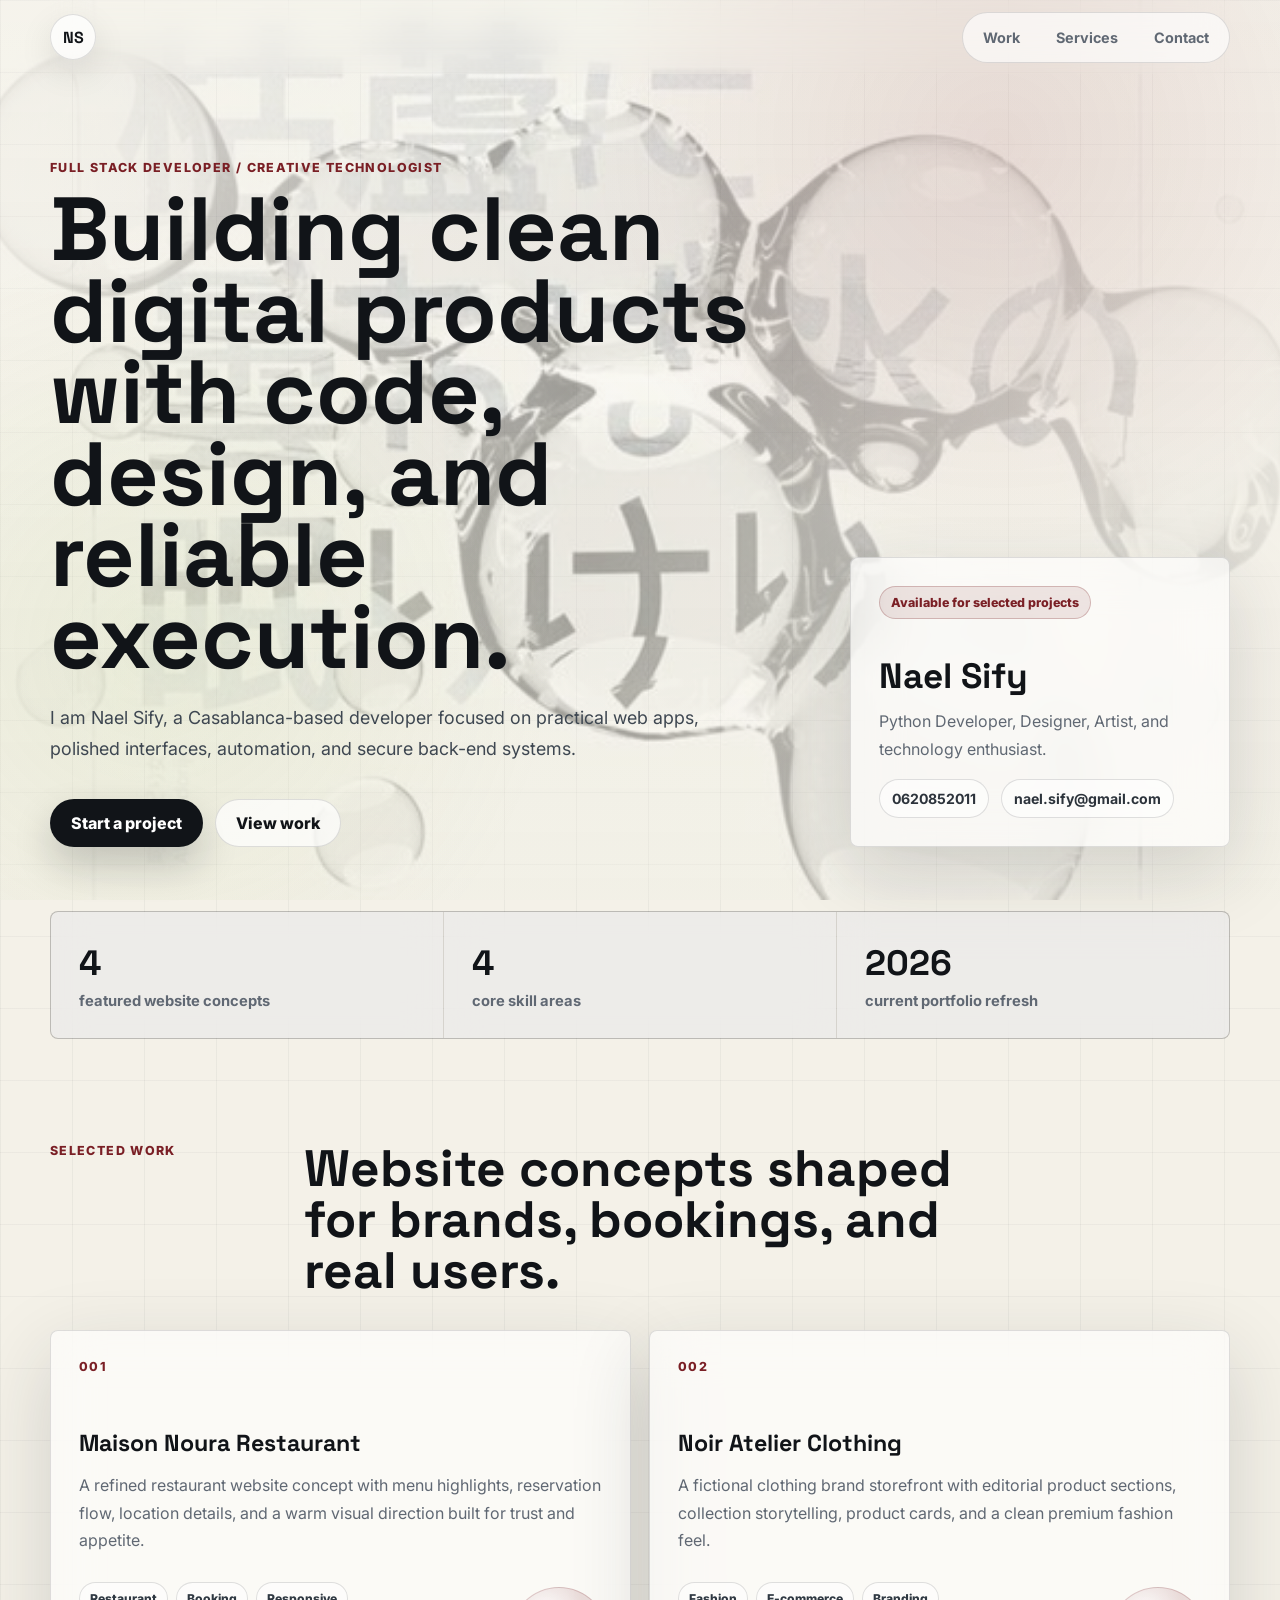
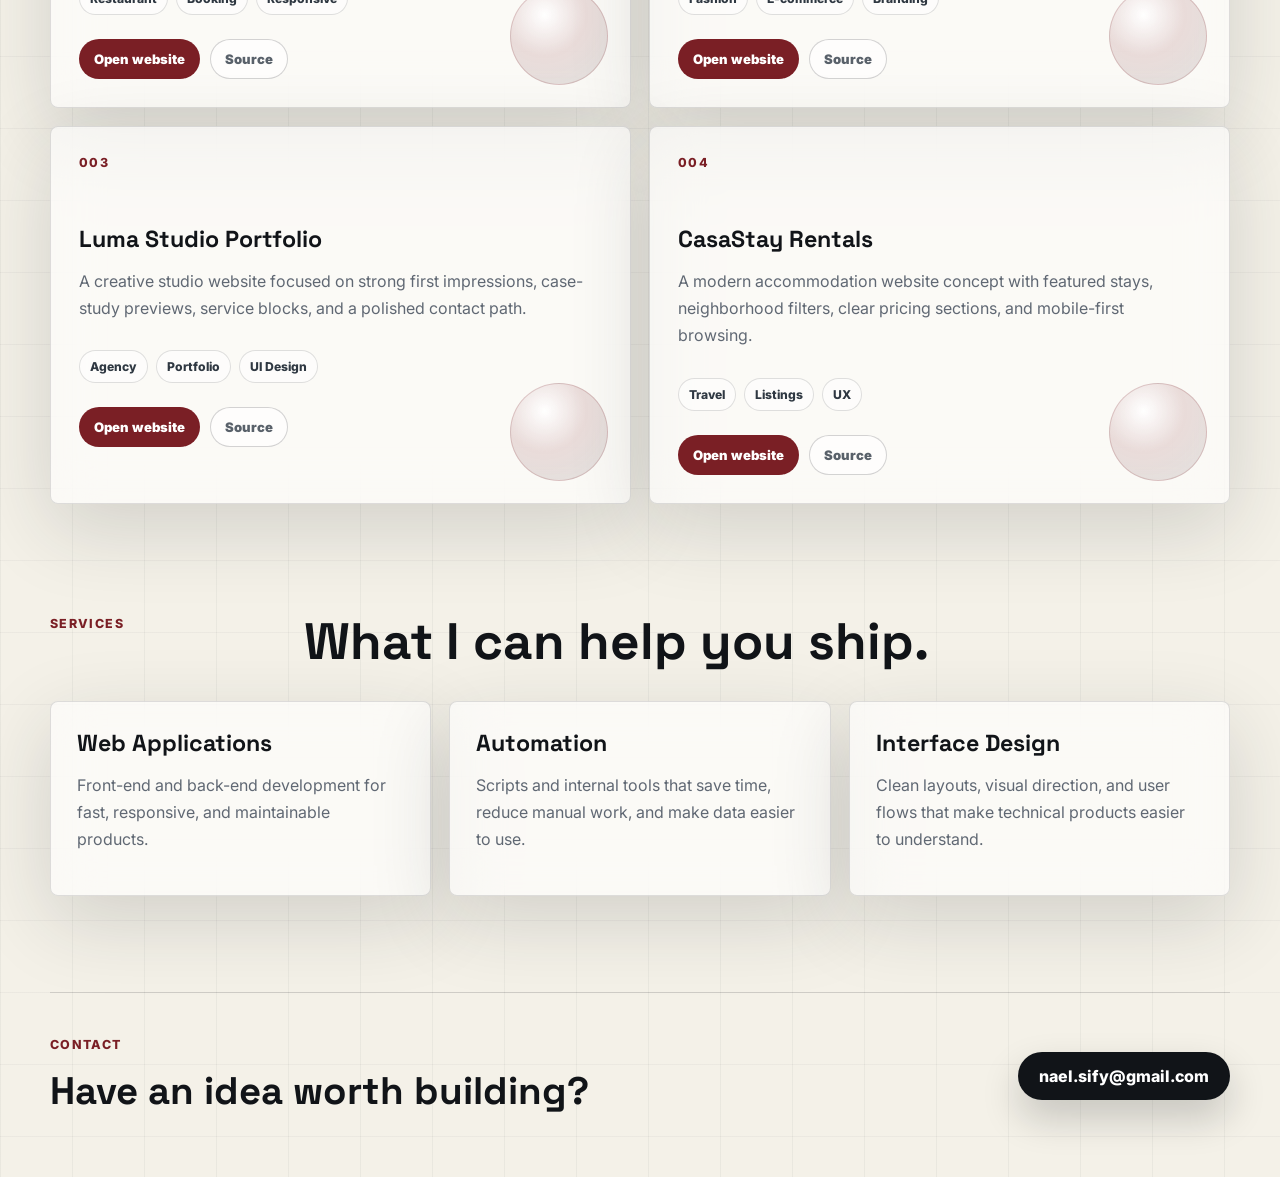
<file: index.html>
<!DOCTYPE html>
<html lang="en">
<head>
    <meta charset="UTF-8">
    <meta name="viewport" content="width=device-width, initial-scale=1.0">
    <title>Nael Sify | Full Stack Developer</title>
    <link rel="stylesheet" href="static/style.css">
    <link rel="preconnect" href="https://fonts.googleapis.com">
    <link rel="preconnect" href="https://fonts.gstatic.com" crossorigin>
    <link href="https://fonts.googleapis.com/css2?family=Inter:wght@400;500;600;700;800&family=Space+Grotesk:wght@500;600;700&display=swap" rel="stylesheet">
</head>
<body>
    <div class="page-shell">
        <header class="site-header">
            <a class="brand" href="#top" aria-label="Nael Sify home">NS</a>
            <nav class="site-nav" aria-label="Primary navigation">
                <a href="#work">Work</a>
                <a href="#services">Services</a>
                <a href="#contact">Contact</a>
            </nav>
        </header>

        <main id="top">
            <section class="hero-section">
                <div class="hero-copy">
                    <p class="eyebrow">Full Stack Developer / Creative Technologist</p>
                    <h1>Building clean digital products with code, design, and reliable execution.</h1>
                    <p class="hero-text">
                        I am Nael Sify, a Casablanca-based developer focused on practical web apps,
                        polished interfaces, automation, and secure back-end systems.
                    </p>
                    <div class="hero-actions">
                        <a class="button primary" href="mailto:nael.sify@gmail.com">Start a project</a>
                        <a class="button secondary" href="#work">View work</a>
                    </div>
                </div>

                <aside class="profile-panel" aria-label="Profile summary">
                    <p class="panel-label">Available for selected projects</p>
                    <h2>Nael Sify</h2>
                    <p>Python Developer, Designer, Artist, and technology enthusiast.</p>
                    <div class="profile-links">
                        <a href="tel:+212620852011">0620852011</a>
                        <a href="mailto:nael.sify@gmail.com">nael.sify@gmail.com</a>
                    </div>
                </aside>
            </section>

            <section class="metrics-strip" aria-label="Highlights">
                
                <div>
                    <strong>4</strong>
                    <span>featured website concepts</span>
                </div>
                
                <div>
                    <strong>4</strong>
                    <span>core skill areas</span>
                </div>
                
                <div>
                    <strong>2026</strong>
                    <span>current portfolio refresh</span>
                </div>
                
            </section>

            <section class="section-block" id="work">
                <div class="section-heading">
                    <p class="eyebrow">Selected Work</p>
                    <h2>Website concepts shaped for brands, bookings, and real users.</h2>
                </div>

                <div class="project-grid">
                    
                    <article class="project-card">
                        <span class="project-index">001</span>
                        <h3>Maison Noura Restaurant</h3>
                        <p class="project-desc">A refined restaurant website concept with menu highlights, reservation flow, location details, and a warm visual direction built for trust and appetite.</p>
                        <div class="tag-row">
                            
                            <span>Restaurant</span>
                            
                            <span>Booking</span>
                            
                            <span>Responsive</span>
                            
                        </div>
                        <div class="project-actions">
                            <a href="https://godofcode1.github.io/maison-noura-restaurant/" target="_blank" rel="noopener noreferrer">Open website</a>
                            <a href="https://github.com/godofcode1/maison-noura-restaurant" target="_blank" rel="noopener noreferrer">Source</a>
                        </div>
                    </article>
                    
                    <article class="project-card">
                        <span class="project-index">002</span>
                        <h3>Noir Atelier Clothing</h3>
                        <p class="project-desc">A fictional clothing brand storefront with editorial product sections, collection storytelling, product cards, and a clean premium fashion feel.</p>
                        <div class="tag-row">
                            
                            <span>Fashion</span>
                            
                            <span>E-commerce</span>
                            
                            <span>Branding</span>
                            
                        </div>
                        <div class="project-actions">
                            <a href="https://godofcode1.github.io/noir-atelier-clothing/" target="_blank" rel="noopener noreferrer">Open website</a>
                            <a href="https://github.com/godofcode1/noir-atelier-clothing" target="_blank" rel="noopener noreferrer">Source</a>
                        </div>
                    </article>
                    
                    <article class="project-card">
                        <span class="project-index">003</span>
                        <h3>Luma Studio Portfolio</h3>
                        <p class="project-desc">A creative studio website focused on strong first impressions, case-study previews, service blocks, and a polished contact path.</p>
                        <div class="tag-row">
                            
                            <span>Agency</span>
                            
                            <span>Portfolio</span>
                            
                            <span>UI Design</span>
                            
                        </div>
                        <div class="project-actions">
                            <a href="https://godofcode1.github.io/luma-studio-portfolio/" target="_blank" rel="noopener noreferrer">Open website</a>
                            <a href="https://github.com/godofcode1/luma-studio-portfolio" target="_blank" rel="noopener noreferrer">Source</a>
                        </div>
                    </article>
                    
                    <article class="project-card">
                        <span class="project-index">004</span>
                        <h3>CasaStay Rentals</h3>
                        <p class="project-desc">A modern accommodation website concept with featured stays, neighborhood filters, clear pricing sections, and mobile-first browsing.</p>
                        <div class="tag-row">
                            
                            <span>Travel</span>
                            
                            <span>Listings</span>
                            
                            <span>UX</span>
                            
                        </div>
                        <div class="project-actions">
                            <a href="https://godofcode1.github.io/casastay-rentals/" target="_blank" rel="noopener noreferrer">Open website</a>
                            <a href="https://github.com/godofcode1/casastay-rentals" target="_blank" rel="noopener noreferrer">Source</a>
                        </div>
                    </article>
                    
                </div>
            </section>

            <section class="section-block services-block" id="services">
                <div class="section-heading">
                    <p class="eyebrow">Services</p>
                    <h2>What I can help you ship.</h2>
                </div>

                <div class="service-grid">
                    
                    <article class="service-item">
                        <h3>Web Applications</h3>
                        <p>Front-end and back-end development for fast, responsive, and maintainable products.</p>
                    </article>
                    
                    <article class="service-item">
                        <h3>Automation</h3>
                        <p>Scripts and internal tools that save time, reduce manual work, and make data easier to use.</p>
                    </article>
                    
                    <article class="service-item">
                        <h3>Interface Design</h3>
                        <p>Clean layouts, visual direction, and user flows that make technical products easier to understand.</p>
                    </article>
                    
                </div>
            </section>
        </main>

        <footer class="footer" id="contact">
            <div>
                <p class="eyebrow">Contact</p>
                <h2>Have an idea worth building?</h2>
            </div>
            <a class="button primary" href="mailto:nael.sify@gmail.com">nael.sify@gmail.com</a>
        </footer>
    </div>

</body>
</html>
</file>
<file: static/style.css>
:root {
    --ink: #111418;
    --muted: #606873;
    --paper: #f4f1e8;
    --paper-soft: #fbfaf4;
    --line: rgba(17, 20, 24, 0.13);
    --panel: rgba(255, 255, 255, 0.62);
    --accent: #7a1f25;
    --accent-soft: rgba(122, 31, 37, 0.1);
    --cool-gray: #59616a;
    --green: #a6c36f;
    --shadow: 0 24px 80px rgba(28, 35, 42, 0.16);
}

* {
    box-sizing: border-box;
}

html {
    scroll-behavior: smooth;
}

body {
    margin: 0;
    font-family: "Inter", Arial, sans-serif;
    color: var(--ink);
    background:
        linear-gradient(90deg, rgba(17, 20, 24, 0.045) 1px, transparent 1px),
        linear-gradient(180deg, rgba(17, 20, 24, 0.035) 1px, transparent 1px),
        linear-gradient(90deg, rgba(244, 241, 232, 0.9), rgba(244, 241, 232, 0.52) 46%, rgba(244, 241, 232, 0.9)),
        url("images/blackorbs.jpg") center top / cover fixed,
        var(--paper);
    background-size: 72px 72px, 72px 72px, auto, cover, auto;
    overflow-x: hidden;
}

a {
    color: inherit;
    text-decoration: none;
}

.page-shell {
    position: relative;
    min-height: 100vh;
    overflow: hidden;
}

.page-shell::before {
    content: "";
    position: fixed;
    inset: 0;
    z-index: -3;
    background:
        radial-gradient(circle at 78% 16%, rgba(122, 31, 37, 0.12), transparent 34%),
        radial-gradient(circle at 12% 72%, rgba(166, 195, 111, 0.14), transparent 31%),
        linear-gradient(180deg, rgba(255, 255, 255, 0.2), rgba(244, 241, 232, 0.28));
    pointer-events: none;
}

.site-header {
    position: sticky;
    top: 0;
    z-index: 20;
    display: flex;
    align-items: center;
    justify-content: space-between;
    width: min(1180px, calc(100% - 40px));
    min-height: 74px;
    margin: 0 auto;
    backdrop-filter: blur(18px);
}

.brand {
    display: grid;
    place-items: center;
    width: 46px;
    height: 46px;
    border: 1px solid var(--line);
    border-radius: 50%;
    background: rgba(255, 255, 255, 0.72);
    font-family: "Space Grotesk", sans-serif;
    font-weight: 700;
    box-shadow: 0 12px 34px rgba(17, 20, 24, 0.1);
}

.site-nav {
    display: flex;
    align-items: center;
    gap: 8px;
    padding: 6px;
    border: 1px solid var(--line);
    border-radius: 999px;
    background: rgba(255, 255, 255, 0.64);
}

.site-nav a {
    padding: 10px 14px;
    border-radius: 999px;
    color: var(--muted);
    font-size: 0.9rem;
    font-weight: 700;
}

.site-nav a:hover {
    color: var(--ink);
    background: var(--paper-soft);
}

main,
.footer {
    width: min(1180px, calc(100% - 40px));
    margin: 0 auto;
}

.hero-section {
    display: grid;
    grid-template-columns: minmax(0, 1.1fr) 380px;
    gap: 54px;
    align-items: end;
    min-height: calc(100vh - 74px);
    padding: 86px 0 64px;
}

.hero-copy {
    max-width: 760px;
}

.eyebrow {
    margin: 0 0 14px;
    color: var(--accent);
    font-size: 0.78rem;
    font-weight: 800;
    letter-spacing: 0.11em;
    text-transform: uppercase;
}

h1,
h2,
h3,
p {
    margin-top: 0;
}

h1,
h2,
h3 {
    font-family: "Space Grotesk", "Inter", sans-serif;
    letter-spacing: 0;
}

h1 {
    max-width: 860px;
    margin-bottom: 24px;
    font-size: clamp(3.2rem, 7vw, 7.2rem);
    line-height: 0.91;
    font-weight: 700;
}

.hero-text {
    max-width: 650px;
    margin-bottom: 34px;
    color: #3e4751;
    font-size: 1.12rem;
    line-height: 1.75;
}

.hero-actions,
.profile-links {
    display: flex;
    flex-wrap: wrap;
    gap: 12px;
}

.button {
    display: inline-flex;
    align-items: center;
    justify-content: center;
    min-height: 48px;
    padding: 0 20px;
    border: 1px solid var(--line);
    border-radius: 999px;
    font-weight: 800;
    transition: transform 180ms ease, box-shadow 180ms ease, background 180ms ease;
}

.button:hover {
    transform: translateY(-2px);
}

.button.primary {
    color: #ffffff;
    border-color: rgba(17, 20, 24, 0.92);
    background: #111418;
    box-shadow: 0 18px 38px rgba(17, 20, 24, 0.2);
}

.button.secondary {
    background: rgba(255, 255, 255, 0.7);
}

.profile-panel,
.project-card,
.service-item {
    border: 1px solid var(--line);
    border-radius: 8px;
    background: var(--panel);
    box-shadow: var(--shadow);
    backdrop-filter: blur(24px);
}

.profile-panel {
    padding: 28px;
}

.panel-label {
    width: max-content;
    max-width: 100%;
    margin-bottom: 34px;
    padding: 8px 11px;
    border: 1px solid rgba(122, 31, 37, 0.24);
    border-radius: 999px;
    color: var(--accent);
    background: var(--accent-soft);
    font-size: 0.78rem;
    font-weight: 800;
}

.profile-panel h2 {
    margin-bottom: 10px;
    font-size: 2.2rem;
}

.profile-panel p:not(.panel-label) {
    color: var(--muted);
    line-height: 1.7;
}

.profile-links a {
    padding: 10px 12px;
    border: 1px solid var(--line);
    border-radius: 999px;
    background: rgba(255, 255, 255, 0.52);
    color: #2c333b;
    font-size: 0.88rem;
    font-weight: 700;
}

.metrics-strip {
    display: grid;
    grid-template-columns: repeat(3, 1fr);
    gap: 1px;
    margin: 0 0 104px;
    overflow: hidden;
    border: 1px solid var(--line);
    border-radius: 8px;
    background: var(--line);
}

.metrics-strip div {
    padding: 28px;
    background: rgba(255, 255, 255, 0.56);
    backdrop-filter: blur(18px);
}

.metrics-strip strong {
    display: block;
    margin-bottom: 5px;
    font-family: "Space Grotesk", sans-serif;
    font-size: 2.2rem;
}

.metrics-strip span {
    color: var(--muted);
    font-size: 0.92rem;
    font-weight: 700;
}

.section-block {
    padding: 0 0 112px;
}

.section-heading {
    display: grid;
    grid-template-columns: 220px minmax(0, 720px);
    gap: 34px;
    align-items: start;
    margin-bottom: 34px;
}

.section-heading h2 {
    margin-bottom: 0;
    font-size: clamp(2rem, 4vw, 4rem);
    line-height: 1;
}

.project-grid {
    display: grid;
    grid-template-columns: repeat(6, 1fr);
    gap: 18px;
}

.project-card {
    position: relative;
    min-height: 310px;
    padding: 28px;
    overflow: hidden;
}

.project-card:nth-child(1),
.project-card:nth-child(4) {
    grid-column: span 3;
}

.project-card:nth-child(2),
.project-card:nth-child(3) {
    grid-column: span 3;
}

.project-card::before {
    content: "";
    position: absolute;
    inset: auto 22px 22px auto;
    width: 96px;
    height: 96px;
    border: 1px solid rgba(122, 31, 37, 0.18);
    border-radius: 50%;
    background: radial-gradient(circle at 35% 28%, rgba(255, 255, 255, 0.92), rgba(122, 31, 37, 0.14) 44%, rgba(17, 20, 24, 0.1) 100%);
}

.project-index {
    display: block;
    margin-bottom: 54px;
    color: var(--accent);
    font-size: 0.78rem;
    font-weight: 800;
    letter-spacing: 0.12em;
}

.project-card h3,
.service-item h3 {
    margin-bottom: 14px;
    font-size: 1.45rem;
}

.project-desc,
.service-item p {
    color: var(--muted);
    line-height: 1.7;
}

.tag-row {
    display: flex;
    flex-wrap: wrap;
    gap: 8px;
    margin-top: 28px;
    padding-right: 92px;
}

.tag-row span {
    padding: 8px 10px;
    border: 1px solid var(--line);
    border-radius: 999px;
    background: rgba(255, 255, 255, 0.48);
    color: #2f3842;
    font-size: 0.76rem;
    font-weight: 800;
}

.project-actions {
    display: flex;
    flex-wrap: wrap;
    gap: 10px;
    margin-top: 24px;
    padding-right: 92px;
}

.project-actions a {
    display: inline-flex;
    align-items: center;
    justify-content: center;
    min-height: 40px;
    padding: 0 14px;
    border: 1px solid rgba(17, 20, 24, 0.18);
    border-radius: 999px;
    background: rgba(255, 255, 255, 0.58);
    color: var(--cool-gray);
    font-size: 0.82rem;
    font-weight: 900;
}

.project-actions a:first-child {
    color: #ffffff;
    border-color: rgba(122, 31, 37, 0.9);
    background: var(--accent);
}

.project-actions a:hover {
    transform: translateY(-1px);
}

.services-block {
    padding-bottom: 96px;
}

.service-grid {
    display: grid;
    grid-template-columns: repeat(3, 1fr);
    gap: 18px;
}

.service-item {
    padding: 26px;
}

.footer {
    display: flex;
    align-items: center;
    justify-content: space-between;
    gap: 28px;
    padding: 44px 0 62px;
    border-top: 1px solid var(--line);
}

.footer h2 {
    margin-bottom: 0;
    font-size: clamp(1.7rem, 3vw, 3rem);
}

@media (max-width: 940px) {
    .hero-section,
    .section-heading,
    .footer {
        grid-template-columns: 1fr;
    }

    .hero-section {
        display: block;
        min-height: auto;
        padding-top: 64px;
    }

    .profile-panel {
        margin-top: 42px;
    }

    .project-card:nth-child(n) {
        grid-column: span 3;
    }

    .service-grid {
        grid-template-columns: 1fr;
    }

}

@media (max-width: 680px) {
    .site-header,
    main,
    .footer {
        width: min(100% - 28px, 1180px);
    }

    .site-header {
        min-height: 66px;
    }

    .site-nav {
        gap: 2px;
    }

    .site-nav a {
        padding: 9px 9px;
        font-size: 0.8rem;
    }

    h1 {
        font-size: clamp(2.75rem, 16vw, 4.2rem);
    }

    .hero-text {
        font-size: 1rem;
    }

    .metrics-strip,
    .project-grid {
        grid-template-columns: 1fr;
    }

    .metrics-strip div,
    .project-card:nth-child(n) {
        grid-column: auto;
    }

    .project-card {
        min-height: 280px;
    }

    .section-block {
        padding-bottom: 82px;
    }

    .footer {
        display: block;
    }

    .footer .button {
        width: 100%;
        margin-top: 24px;
    }

    body {
        background:
            linear-gradient(90deg, rgba(17, 20, 24, 0.035) 1px, transparent 1px),
            linear-gradient(180deg, rgba(17, 20, 24, 0.03) 1px, transparent 1px),
            linear-gradient(180deg, rgba(244, 241, 232, 0.88), rgba(244, 241, 232, 0.72)),
            url("images/blackorbs.jpg") 58% top / auto 100vh fixed,
            var(--paper);
        background-size: 56px 56px, 56px 56px, auto, auto 100vh, auto;
    }
}

@media (prefers-reduced-motion: reduce) {
    *,
    *::before,
    *::after {
        scroll-behavior: auto !important;
        transition-duration: 0.01ms !important;
        animation-duration: 0.01ms !important;
        animation-iteration-count: 1 !important;
    }
}
</file>
